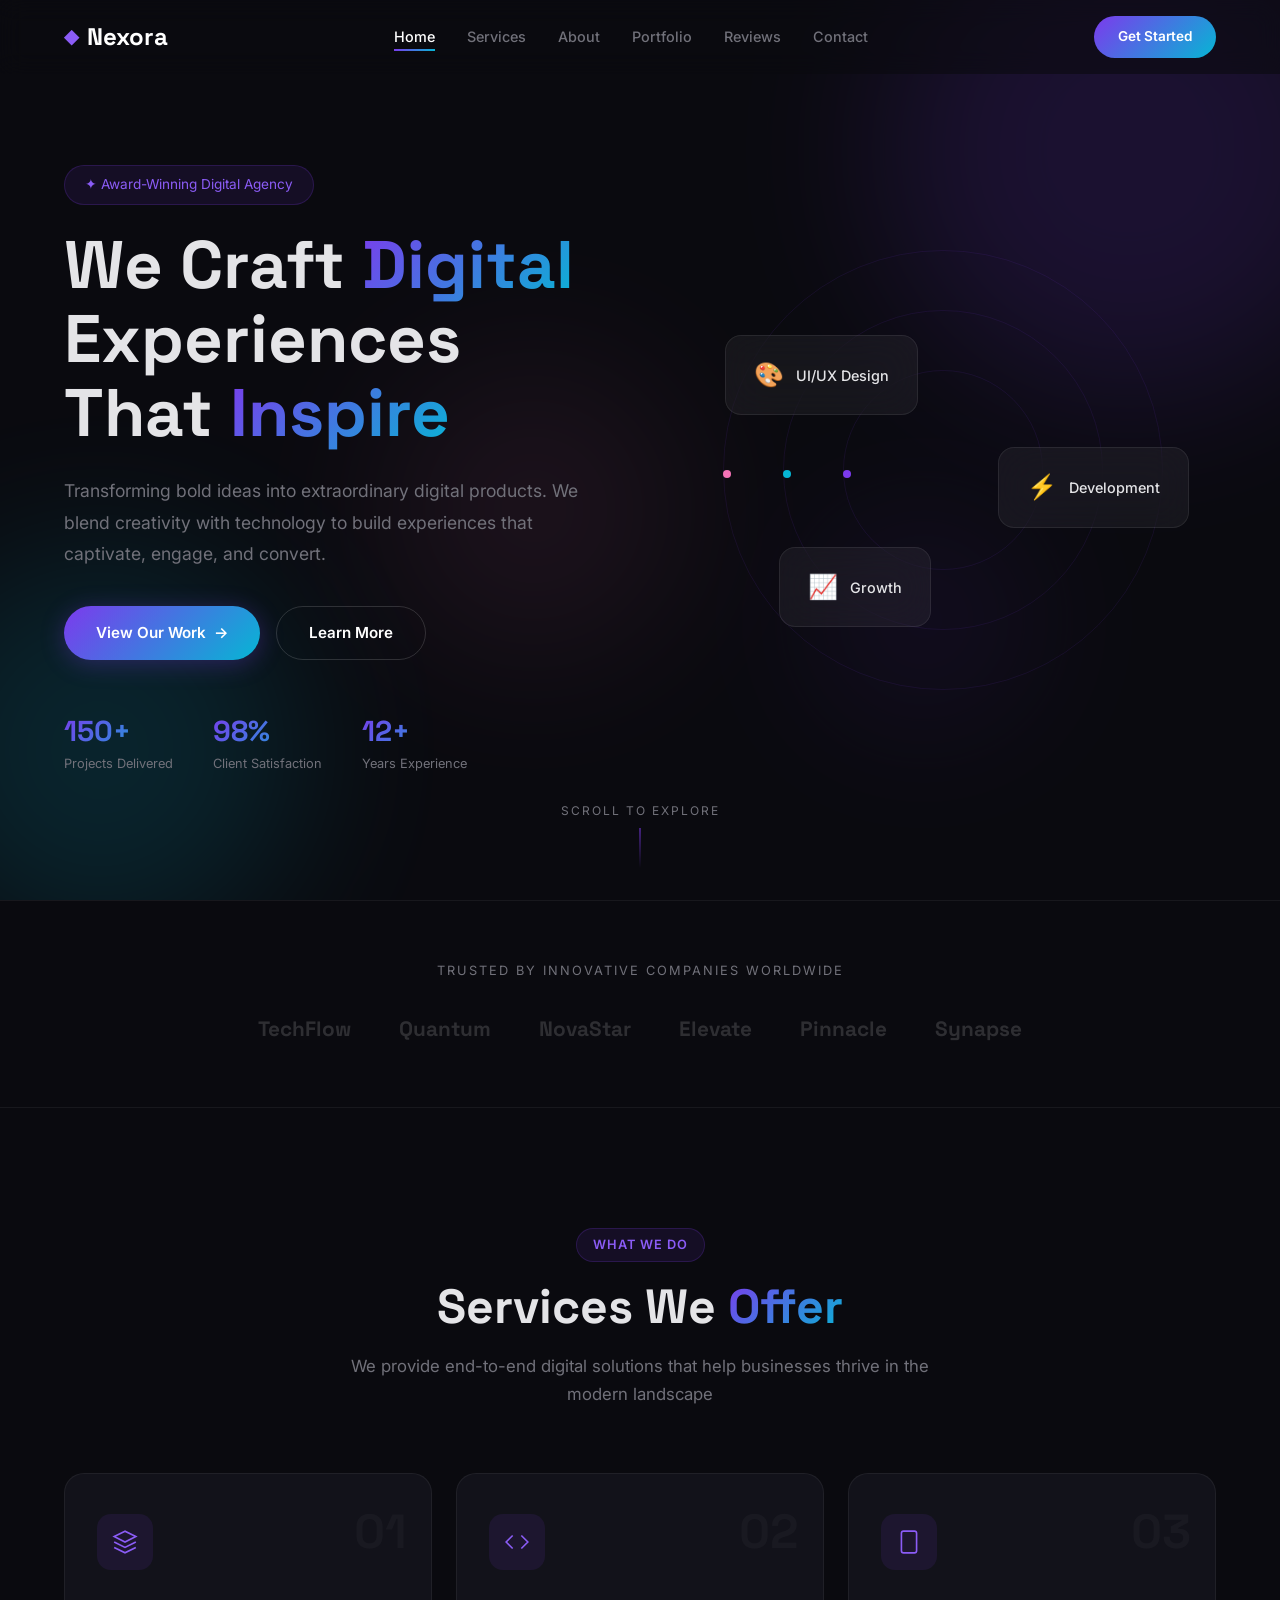
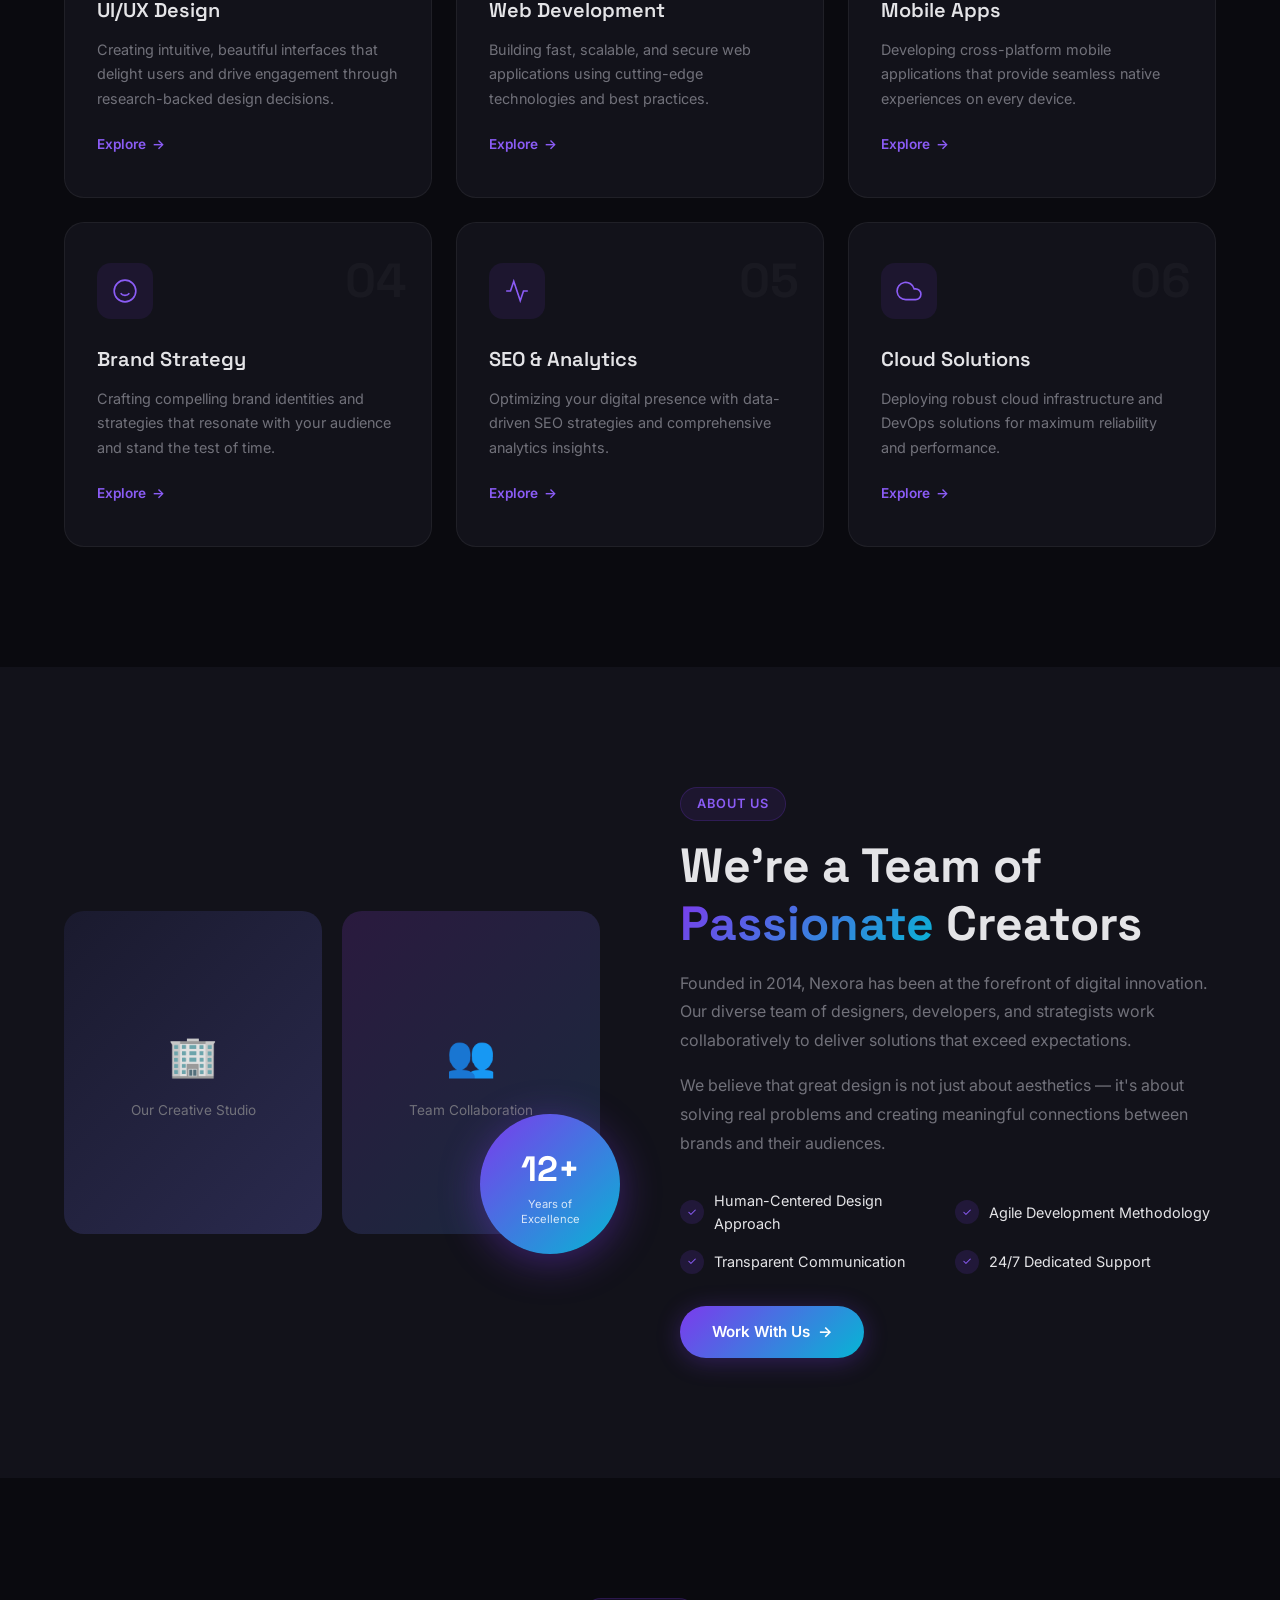
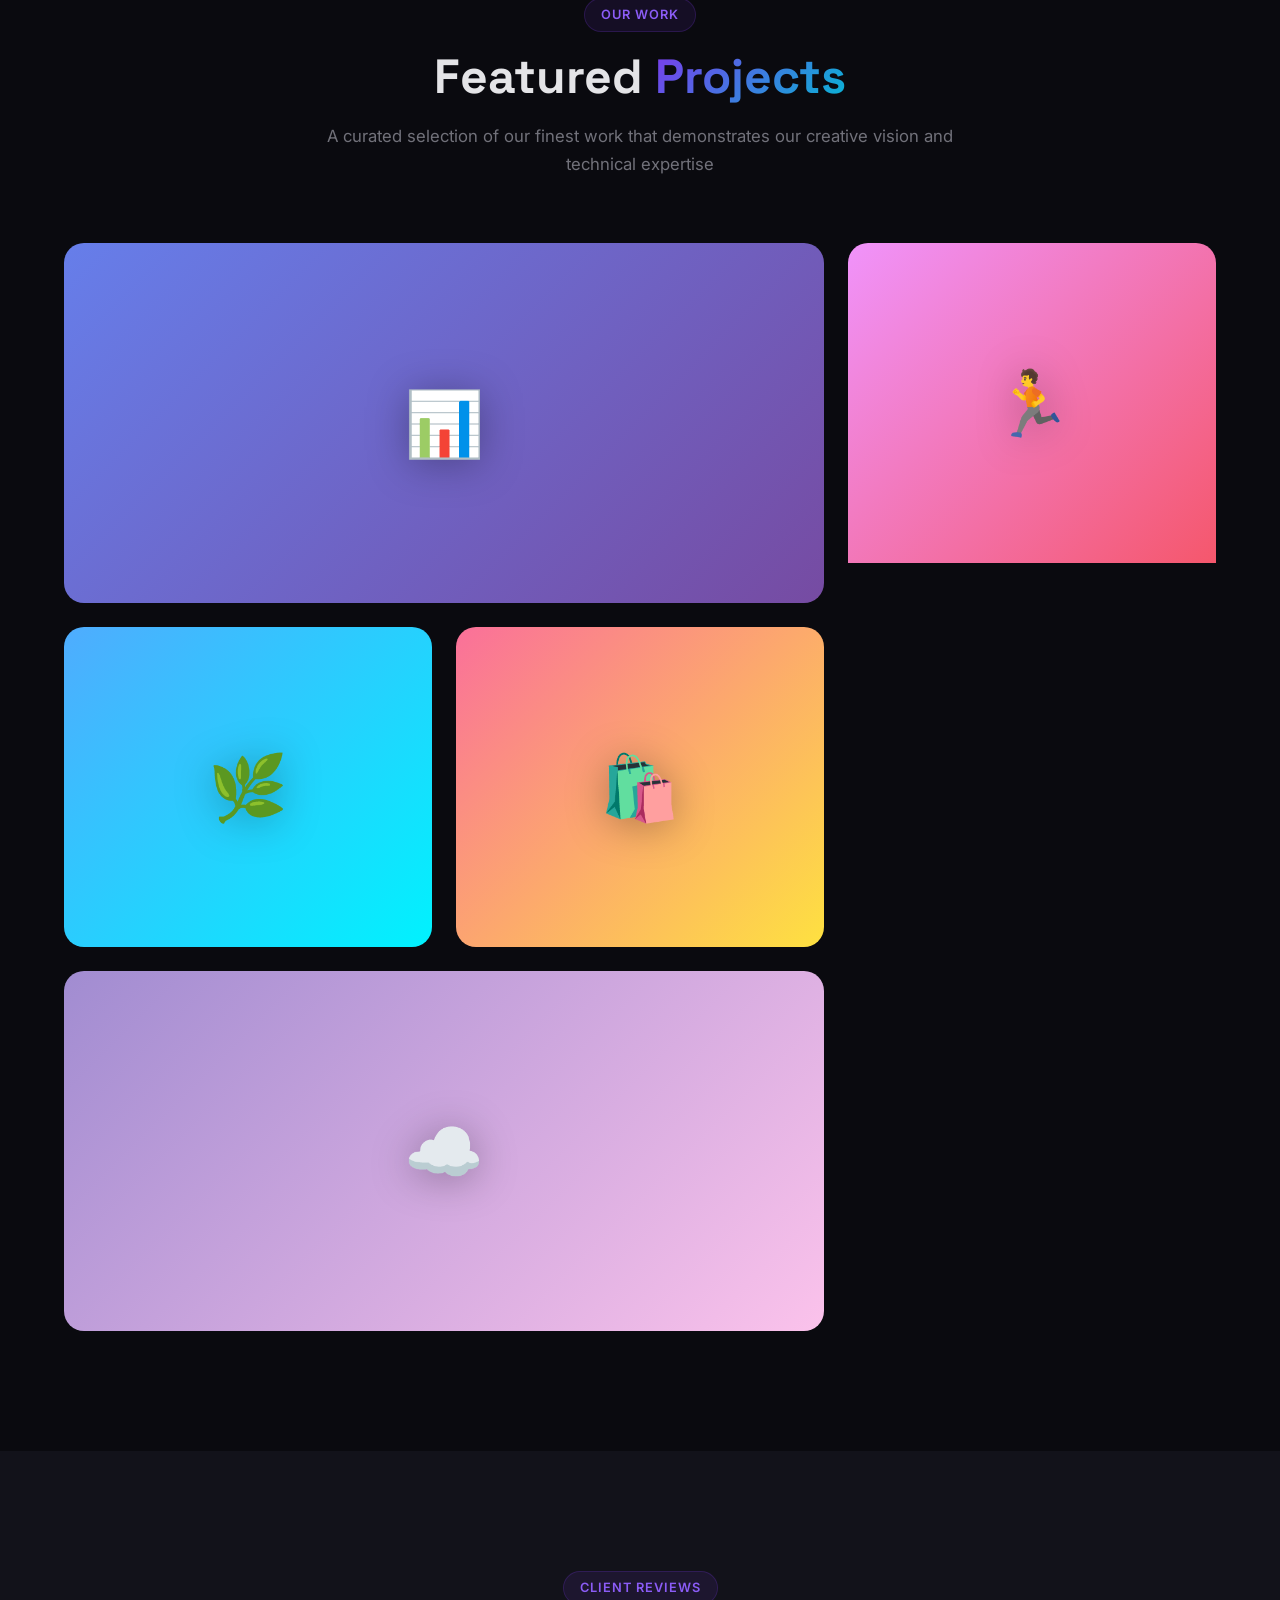
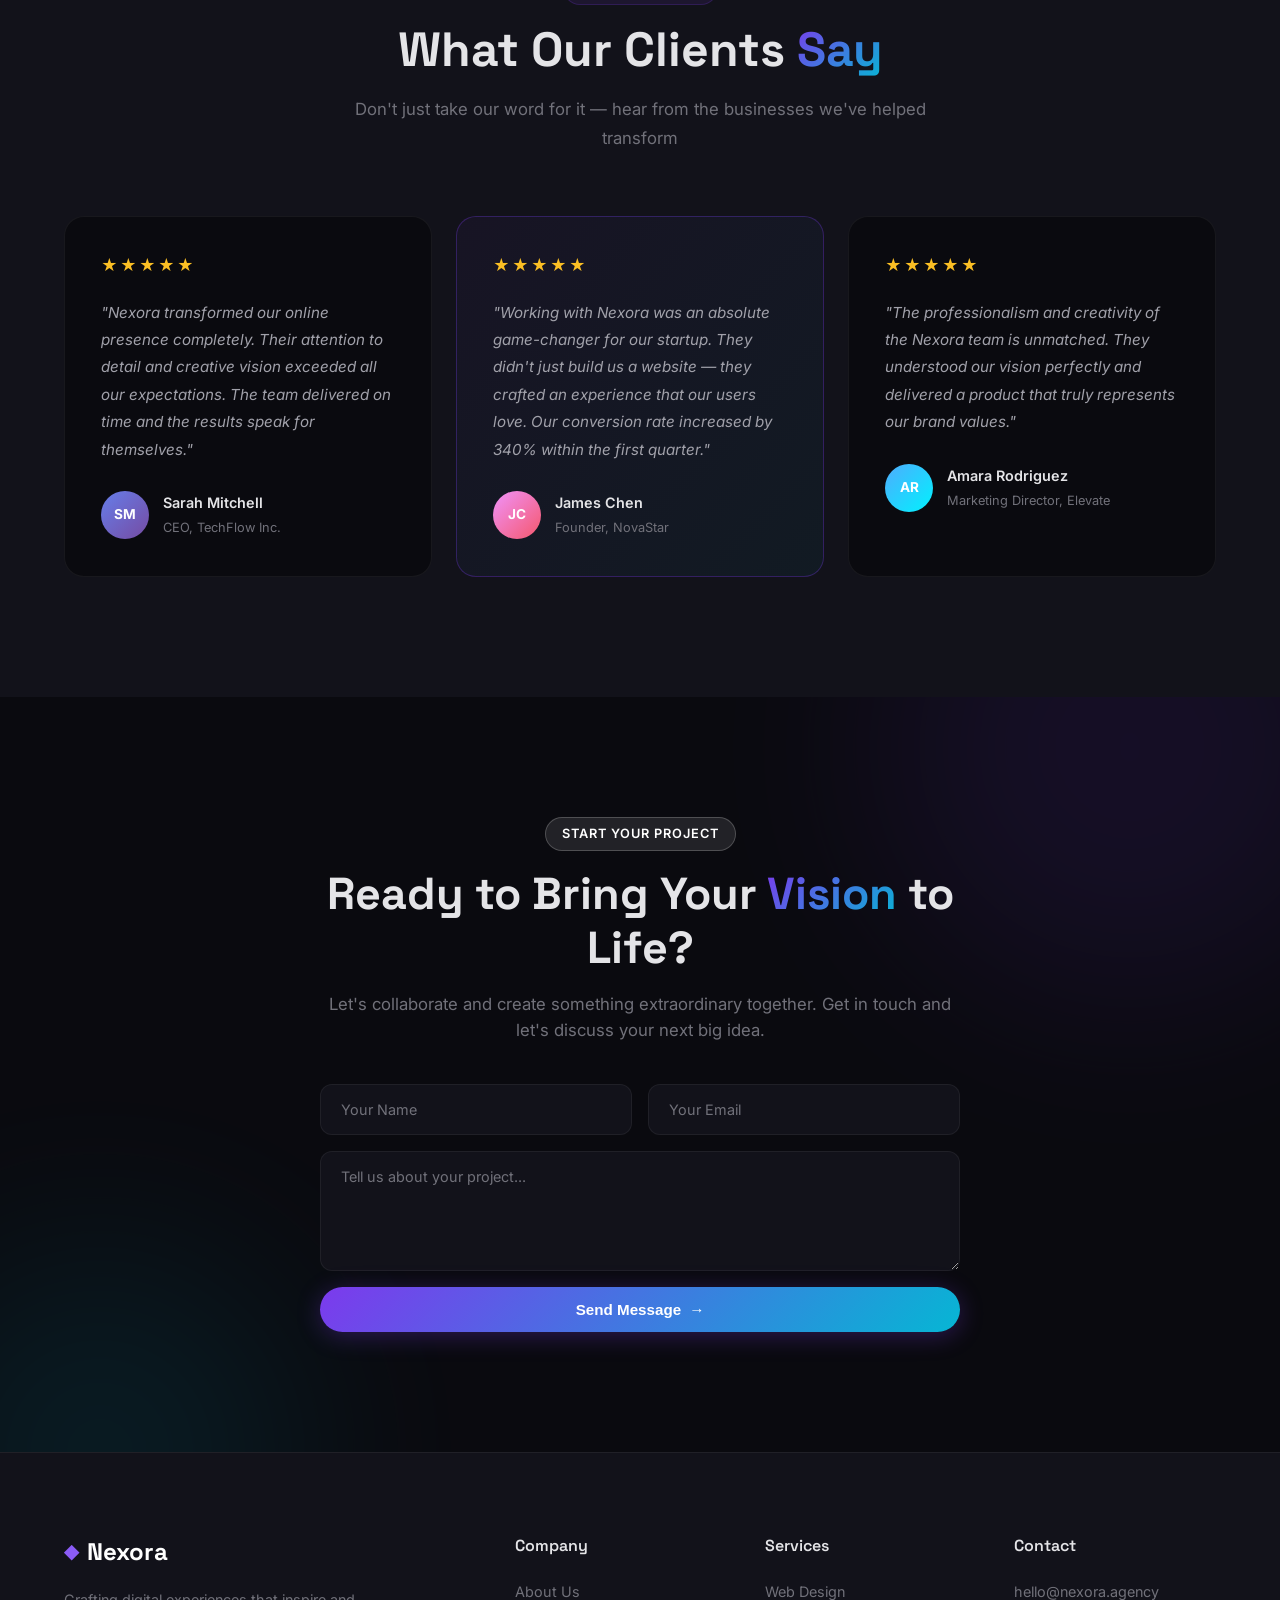
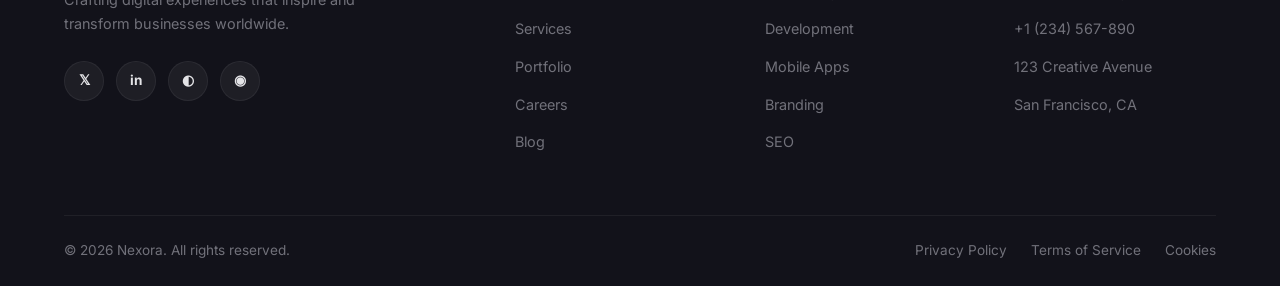
<file: level 1  task 2/index.html>
<!DOCTYPE html>
<html lang="en">
<head>
    <meta charset="UTF-8">
    <meta name="viewport" content="width=device-width, initial-scale=1.0">
    <meta name="description" content="Nexora - A premium digital agency crafting stunning digital experiences through innovative design and cutting-edge technology.">
    <title>Nexora | Digital Agency - Crafting Digital Excellence</title>
    <link rel="preconnect" href="https://fonts.googleapis.com">
    <link rel="preconnect" href="https://fonts.gstatic.com" crossorigin>
    <link href="https://fonts.googleapis.com/css2?family=Inter:wght@300;400;500;600;700;800;900&family=Space+Grotesk:wght@400;500;600;700&display=swap" rel="stylesheet">
    <link rel="stylesheet" href="style.css">
</head>
<body>

    <!-- ===== HEADER / NAVIGATION ===== -->
    <header class="header" id="header">
        <nav class="nav container">
            <a href="#" class="nav__logo">
                <span class="logo-icon">◆</span> Nexora
            </a>
            <ul class="nav__menu" id="nav-menu">
                <li><a href="#home" class="nav__link active">Home</a></li>
                <li><a href="#services" class="nav__link">Services</a></li>
                <li><a href="#about" class="nav__link">About</a></li>
                <li><a href="#portfolio" class="nav__link">Portfolio</a></li>
                <li><a href="#testimonials" class="nav__link">Reviews</a></li>
                <li><a href="#contact" class="nav__link">Contact</a></li>
            </ul>
            <a href="#contact" class="nav__cta">Get Started</a>
            <button class="nav__toggle" id="nav-toggle" aria-label="Toggle navigation">
                <span></span>
                <span></span>
                <span></span>
            </button>
        </nav>
    </header>

    <!-- ===== HERO SECTION ===== -->
    <section class="hero" id="home">
        <div class="hero__bg-shapes">
            <div class="shape shape--1"></div>
            <div class="shape shape--2"></div>
            <div class="shape shape--3"></div>
            <div class="shape shape--4"></div>
        </div>
        <div class="hero__content container">
            <div class="hero__text">
                <span class="hero__badge">✦ Award-Winning Digital Agency</span>
                <h1 class="hero__title">
                    We Craft <span class="gradient-text">Digital</span><br>
                    Experiences That <span class="gradient-text">Inspire</span>
                </h1>
                <p class="hero__description">
                    Transforming bold ideas into extraordinary digital products. We blend creativity 
                    with technology to build experiences that captivate, engage, and convert.
                </p>
                <div class="hero__actions">
                    <a href="#portfolio" class="btn btn--primary">
                        View Our Work
                        <span class="btn__arrow">→</span>
                    </a>
                    <a href="#about" class="btn btn--outline">Learn More</a>
                </div>
                <div class="hero__stats">
                    <div class="stat">
                        <span class="stat__number">150+</span>
                        <span class="stat__label">Projects Delivered</span>
                    </div>
                    <div class="stat">
                        <span class="stat__number">98%</span>
                        <span class="stat__label">Client Satisfaction</span>
                    </div>
                    <div class="stat">
                        <span class="stat__number">12+</span>
                        <span class="stat__label">Years Experience</span>
                    </div>
                </div>
            </div>
            <div class="hero__visual">
                <div class="hero__card hero__card--1">
                    <div class="card-glow"></div>
                    <div class="card-icon">🎨</div>
                    <span>UI/UX Design</span>
                </div>
                <div class="hero__card hero__card--2">
                    <div class="card-glow"></div>
                    <div class="card-icon">⚡</div>
                    <span>Development</span>
                </div>
                <div class="hero__card hero__card--3">
                    <div class="card-glow"></div>
                    <div class="card-icon">📈</div>
                    <span>Growth</span>
                </div>
                <div class="hero__orbit">
                    <div class="orbit-ring orbit-ring--1"></div>
                    <div class="orbit-ring orbit-ring--2"></div>
                    <div class="orbit-ring orbit-ring--3"></div>
                    <div class="orbit-dot orbit-dot--1"></div>
                    <div class="orbit-dot orbit-dot--2"></div>
                    <div class="orbit-dot orbit-dot--3"></div>
                </div>
            </div>
        </div>
        <div class="hero__scroll">
            <span>Scroll to explore</span>
            <div class="scroll-line"></div>
        </div>
    </section>

    <!-- ===== TRUSTED BY SECTION ===== -->
    <section class="trusted">
        <div class="container">
            <p class="trusted__label">Trusted by innovative companies worldwide</p>
            <div class="trusted__logos">
                <div class="trusted__logo">TechFlow</div>
                <div class="trusted__logo">Quantum</div>
                <div class="trusted__logo">NovaStar</div>
                <div class="trusted__logo">Elevate</div>
                <div class="trusted__logo">Pinnacle</div>
                <div class="trusted__logo">Synapse</div>
            </div>
        </div>
    </section>

    <!-- ===== SERVICES SECTION ===== -->
    <section class="services" id="services">
        <div class="container">
            <div class="section-header">
                <span class="section-tag">What We Do</span>
                <h2 class="section-title">Services We <span class="gradient-text">Offer</span></h2>
                <p class="section-subtitle">
                    We provide end-to-end digital solutions that help businesses thrive in the modern landscape
                </p>
            </div>
            <div class="services__grid">
                <div class="service-card" id="service-design">
                    <div class="service-card__icon">
                        <svg viewBox="0 0 24 24" fill="none" stroke="currentColor" stroke-width="1.5">
                            <path d="M12 2L2 7l10 5 10-5-10-5zM2 17l10 5 10-5M2 12l10 5 10-5"/>
                        </svg>
                    </div>
                    <h3 class="service-card__title">UI/UX Design</h3>
                    <p class="service-card__text">
                        Creating intuitive, beautiful interfaces that delight users and drive engagement through research-backed design decisions.
                    </p>
                    <a href="#" class="service-card__link">
                        Explore <span>→</span>
                    </a>
                    <div class="service-card__number">01</div>
                </div>
                <div class="service-card" id="service-web">
                    <div class="service-card__icon">
                        <svg viewBox="0 0 24 24" fill="none" stroke="currentColor" stroke-width="1.5">
                            <path d="M16 18l6-6-6-6M8 6l-6 6 6 6"/>
                        </svg>
                    </div>
                    <h3 class="service-card__title">Web Development</h3>
                    <p class="service-card__text">
                        Building fast, scalable, and secure web applications using cutting-edge technologies and best practices.
                    </p>
                    <a href="#" class="service-card__link">
                        Explore <span>→</span>
                    </a>
                    <div class="service-card__number">02</div>
                </div>
                <div class="service-card" id="service-mobile">
                    <div class="service-card__icon">
                        <svg viewBox="0 0 24 24" fill="none" stroke="currentColor" stroke-width="1.5">
                            <rect x="5" y="2" width="14" height="20" rx="2" ry="2"/>
                            <line x1="12" y1="18" x2="12" y2="18"/>
                        </svg>
                    </div>
                    <h3 class="service-card__title">Mobile Apps</h3>
                    <p class="service-card__text">
                        Developing cross-platform mobile applications that provide seamless native experiences on every device.
                    </p>
                    <a href="#" class="service-card__link">
                        Explore <span>→</span>
                    </a>
                    <div class="service-card__number">03</div>
                </div>
                <div class="service-card" id="service-brand">
                    <div class="service-card__icon">
                        <svg viewBox="0 0 24 24" fill="none" stroke="currentColor" stroke-width="1.5">
                            <circle cx="12" cy="12" r="10"/>
                            <path d="M8 14s1.5 2 4 2 4-2 4-2M9 9h.01M15 9h.01"/>
                        </svg>
                    </div>
                    <h3 class="service-card__title">Brand Strategy</h3>
                    <p class="service-card__text">
                        Crafting compelling brand identities and strategies that resonate with your audience and stand the test of time.
                    </p>
                    <a href="#" class="service-card__link">
                        Explore <span>→</span>
                    </a>
                    <div class="service-card__number">04</div>
                </div>
                <div class="service-card" id="service-seo">
                    <div class="service-card__icon">
                        <svg viewBox="0 0 24 24" fill="none" stroke="currentColor" stroke-width="1.5">
                            <polyline points="22 12 18 12 15 21 9 3 6 12 2 12"/>
                        </svg>
                    </div>
                    <h3 class="service-card__title">SEO & Analytics</h3>
                    <p class="service-card__text">
                        Optimizing your digital presence with data-driven SEO strategies and comprehensive analytics insights.
                    </p>
                    <a href="#" class="service-card__link">
                        Explore <span>→</span>
                    </a>
                    <div class="service-card__number">05</div>
                </div>
                <div class="service-card" id="service-cloud">
                    <div class="service-card__icon">
                        <svg viewBox="0 0 24 24" fill="none" stroke="currentColor" stroke-width="1.5">
                            <path d="M18 10h-1.26A8 8 0 109 20h9a5 5 0 000-10z"/>
                        </svg>
                    </div>
                    <h3 class="service-card__title">Cloud Solutions</h3>
                    <p class="service-card__text">
                        Deploying robust cloud infrastructure and DevOps solutions for maximum reliability and performance.
                    </p>
                    <a href="#" class="service-card__link">
                        Explore <span>→</span>
                    </a>
                    <div class="service-card__number">06</div>
                </div>
            </div>
        </div>
    </section>

    <!-- ===== ABOUT SECTION ===== -->
    <section class="about" id="about">
        <div class="container">
            <div class="about__grid">
                <div class="about__visual">
                    <div class="about__image-wrapper">
                        <div class="about__image-card about__image-card--1">
                            <div class="image-placeholder">
                                <span class="placeholder-icon">🏢</span>
                                <span>Our Creative Studio</span>
                            </div>
                        </div>
                        <div class="about__image-card about__image-card--2">
                            <div class="image-placeholder image-placeholder--alt">
                                <span class="placeholder-icon">👥</span>
                                <span>Team Collaboration</span>
                            </div>
                        </div>
                    </div>
                    <div class="about__experience-badge">
                        <span class="experience-number">12+</span>
                        <span class="experience-text">Years of<br>Excellence</span>
                    </div>
                </div>
                <div class="about__content">
                    <span class="section-tag">About Us</span>
                    <h2 class="section-title">We're a Team of <span class="gradient-text">Passionate</span> Creators</h2>
                    <p class="about__text">
                        Founded in 2014, Nexora has been at the forefront of digital innovation. Our diverse team 
                        of designers, developers, and strategists work collaboratively to deliver solutions that 
                        exceed expectations.
                    </p>
                    <p class="about__text">
                        We believe that great design is not just about aesthetics — it's about solving real problems 
                        and creating meaningful connections between brands and their audiences.
                    </p>
                    <div class="about__features">
                        <div class="about__feature">
                            <div class="feature-check">✓</div>
                            <span>Human-Centered Design Approach</span>
                        </div>
                        <div class="about__feature">
                            <div class="feature-check">✓</div>
                            <span>Agile Development Methodology</span>
                        </div>
                        <div class="about__feature">
                            <div class="feature-check">✓</div>
                            <span>Transparent Communication</span>
                        </div>
                        <div class="about__feature">
                            <div class="feature-check">✓</div>
                            <span>24/7 Dedicated Support</span>
                        </div>
                    </div>
                    <a href="#contact" class="btn btn--primary">
                        Work With Us <span class="btn__arrow">→</span>
                    </a>
                </div>
            </div>
        </div>
    </section>

    <!-- ===== PORTFOLIO SECTION ===== -->
    <section class="portfolio" id="portfolio">
        <div class="container">
            <div class="section-header">
                <span class="section-tag">Our Work</span>
                <h2 class="section-title">Featured <span class="gradient-text">Projects</span></h2>
                <p class="section-subtitle">
                    A curated selection of our finest work that demonstrates our creative vision and technical expertise
                </p>
            </div>
            <div class="portfolio__grid">
                <div class="portfolio__item portfolio__item--large" id="project-1">
                    <div class="portfolio__image" style="background: linear-gradient(135deg, #667eea 0%, #764ba2 100%);">
                        <div class="portfolio__overlay">
                            <div class="portfolio__info">
                                <span class="portfolio__category">Web Application</span>
                                <h3 class="portfolio__name">FinTrack Dashboard</h3>
                                <p>A comprehensive financial analytics platform with real-time data visualization</p>
                                <a href="#" class="portfolio__link">View Project →</a>
                            </div>
                        </div>
                        <div class="portfolio__preview">
                            <span class="preview-icon">📊</span>
                        </div>
                    </div>
                </div>
                <div class="portfolio__item" id="project-2">
                    <div class="portfolio__image" style="background: linear-gradient(135deg, #f093fb 0%, #f5576c 100%);">
                        <div class="portfolio__overlay">
                            <div class="portfolio__info">
                                <span class="portfolio__category">Mobile App</span>
                                <h3 class="portfolio__name">Wellness Hub</h3>
                                <p>Health & fitness tracking companion</p>
                                <a href="#" class="portfolio__link">View Project →</a>
                            </div>
                        </div>
                        <div class="portfolio__preview">
                            <span class="preview-icon">🏃</span>
                        </div>
                    </div>
                </div>
                <div class="portfolio__item" id="project-3">
                    <div class="portfolio__image" style="background: linear-gradient(135deg, #4facfe 0%, #00f2fe 100%);">
                        <div class="portfolio__overlay">
                            <div class="portfolio__info">
                                <span class="portfolio__category">Brand Identity</span>
                                <h3 class="portfolio__name">EcoVerse</h3>
                                <p>Sustainable brand & packaging design</p>
                                <a href="#" class="portfolio__link">View Project →</a>
                            </div>
                        </div>
                        <div class="portfolio__preview">
                            <span class="preview-icon">🌿</span>
                        </div>
                    </div>
                </div>
                <div class="portfolio__item" id="project-4">
                    <div class="portfolio__image" style="background: linear-gradient(135deg, #fa709a 0%, #fee140 100%);">
                        <div class="portfolio__overlay">
                            <div class="portfolio__info">
                                <span class="portfolio__category">E-Commerce</span>
                                <h3 class="portfolio__name">LuxMarket</h3>
                                <p>Premium shopping experience platform</p>
                                <a href="#" class="portfolio__link">View Project →</a>
                            </div>
                        </div>
                        <div class="portfolio__preview">
                            <span class="preview-icon">🛍️</span>
                        </div>
                    </div>
                </div>
                <div class="portfolio__item portfolio__item--large" id="project-5">
                    <div class="portfolio__image" style="background: linear-gradient(135deg, #a18cd1 0%, #fbc2eb 100%);">
                        <div class="portfolio__overlay">
                            <div class="portfolio__info">
                                <span class="portfolio__category">SaaS Platform</span>
                                <h3 class="portfolio__name">CloudSync Pro</h3>
                                <p>Enterprise-grade cloud collaboration and project management suite</p>
                                <a href="#" class="portfolio__link">View Project →</a>
                            </div>
                        </div>
                        <div class="portfolio__preview">
                            <span class="preview-icon">☁️</span>
                        </div>
                    </div>
                </div>
            </div>
        </div>
    </section>

    <!-- ===== TESTIMONIALS SECTION ===== -->
    <section class="testimonials" id="testimonials">
        <div class="container">
            <div class="section-header">
                <span class="section-tag">Client Reviews</span>
                <h2 class="section-title">What Our Clients <span class="gradient-text">Say</span></h2>
                <p class="section-subtitle">
                    Don't just take our word for it — hear from the businesses we've helped transform
                </p>
            </div>
            <div class="testimonials__grid">
                <div class="testimonial-card" id="testimonial-1">
                    <div class="testimonial-card__stars">★★★★★</div>
                    <p class="testimonial-card__text">
                        "Nexora transformed our online presence completely. Their attention to detail and 
                        creative vision exceeded all our expectations. The team delivered on time and the 
                        results speak for themselves."
                    </p>
                    <div class="testimonial-card__author">
                        <div class="author-avatar" style="background: linear-gradient(135deg, #667eea, #764ba2);">
                            <span>SM</span>
                        </div>
                        <div class="author-info">
                            <span class="author-name">Sarah Mitchell</span>
                            <span class="author-role">CEO, TechFlow Inc.</span>
                        </div>
                    </div>
                </div>
                <div class="testimonial-card testimonial-card--featured" id="testimonial-2">
                    <div class="testimonial-card__stars">★★★★★</div>
                    <p class="testimonial-card__text">
                        "Working with Nexora was an absolute game-changer for our startup. They didn't just 
                        build us a website — they crafted an experience that our users love. Our conversion 
                        rate increased by 340% within the first quarter."
                    </p>
                    <div class="testimonial-card__author">
                        <div class="author-avatar" style="background: linear-gradient(135deg, #f093fb, #f5576c);">
                            <span>JC</span>
                        </div>
                        <div class="author-info">
                            <span class="author-name">James Chen</span>
                            <span class="author-role">Founder, NovaStar</span>
                        </div>
                    </div>
                </div>
                <div class="testimonial-card" id="testimonial-3">
                    <div class="testimonial-card__stars">★★★★★</div>
                    <p class="testimonial-card__text">
                        "The professionalism and creativity of the Nexora team is unmatched. They understood our 
                        vision perfectly and delivered a product that truly represents our brand values."
                    </p>
                    <div class="testimonial-card__author">
                        <div class="author-avatar" style="background: linear-gradient(135deg, #4facfe, #00f2fe);">
                            <span>AR</span>
                        </div>
                        <div class="author-info">
                            <span class="author-name">Amara Rodriguez</span>
                            <span class="author-role">Marketing Director, Elevate</span>
                        </div>
                    </div>
                </div>
            </div>
        </div>
    </section>

    <!-- ===== CTA SECTION ===== -->
    <section class="cta" id="contact">
        <div class="cta__bg-shapes">
            <div class="cta-shape cta-shape--1"></div>
            <div class="cta-shape cta-shape--2"></div>
        </div>
        <div class="container">
            <div class="cta__content">
                <span class="section-tag section-tag--light">Start Your Project</span>
                <h2 class="cta__title">
                    Ready to Bring Your <span class="gradient-text">Vision</span> to Life?
                </h2>
                <p class="cta__text">
                    Let's collaborate and create something extraordinary together. 
                    Get in touch and let's discuss your next big idea.
                </p>
                <form class="cta__form" id="contact-form">
                    <div class="form-row">
                        <input type="text" class="form-input" id="name-input" placeholder="Your Name" required>
                        <input type="email" class="form-input" id="email-input" placeholder="Your Email" required>
                    </div>
                    <textarea class="form-input form-textarea" id="message-input" placeholder="Tell us about your project..." rows="4"></textarea>
                    <button type="submit" class="btn btn--primary btn--full" id="submit-btn">
                        Send Message <span class="btn__arrow">→</span>
                    </button>
                </form>
            </div>
        </div>
    </section>

    <!-- ===== FOOTER ===== -->
    <footer class="footer">
        <div class="container">
            <div class="footer__grid">
                <div class="footer__brand">
                    <a href="#" class="footer__logo">
                        <span class="logo-icon">◆</span> Nexora
                    </a>
                    <p class="footer__tagline">
                        Crafting digital experiences that inspire and transform businesses worldwide.
                    </p>
                    <div class="footer__social">
                        <a href="#" class="social-link" id="social-twitter" aria-label="Twitter">𝕏</a>
                        <a href="#" class="social-link" id="social-linkedin" aria-label="LinkedIn">in</a>
                        <a href="#" class="social-link" id="social-github" aria-label="GitHub">◐</a>
                        <a href="#" class="social-link" id="social-dribbble" aria-label="Dribbble">◉</a>
                    </div>
                </div>
                <div class="footer__links">
                    <h4 class="footer__heading">Company</h4>
                    <ul>
                        <li><a href="#about">About Us</a></li>
                        <li><a href="#services">Services</a></li>
                        <li><a href="#portfolio">Portfolio</a></li>
                        <li><a href="#">Careers</a></li>
                        <li><a href="#">Blog</a></li>
                    </ul>
                </div>
                <div class="footer__links">
                    <h4 class="footer__heading">Services</h4>
                    <ul>
                        <li><a href="#">Web Design</a></li>
                        <li><a href="#">Development</a></li>
                        <li><a href="#">Mobile Apps</a></li>
                        <li><a href="#">Branding</a></li>
                        <li><a href="#">SEO</a></li>
                    </ul>
                </div>
                <div class="footer__links">
                    <h4 class="footer__heading">Contact</h4>
                    <ul>
                        <li><a href="mailto:hello@nexora.agency">hello@nexora.agency</a></li>
                        <li><a href="tel:+1234567890">+1 (234) 567-890</a></li>
                        <li><a href="#">123 Creative Avenue</a></li>
                        <li><a href="#">San Francisco, CA</a></li>
                    </ul>
                </div>
            </div>
            <div class="footer__bottom">
                <p>&copy; 2026 Nexora. All rights reserved.</p>
                <div class="footer__bottom-links">
                    <a href="#">Privacy Policy</a>
                    <a href="#">Terms of Service</a>
                    <a href="#">Cookies</a>
                </div>
            </div>
        </div>
    </footer>

    <!-- ===== BACK TO TOP ===== -->
    <a href="#home" class="back-to-top" id="back-to-top" aria-label="Back to top">↑</a>

    <script src="script.js"></script>
</body>
</html>
</file>
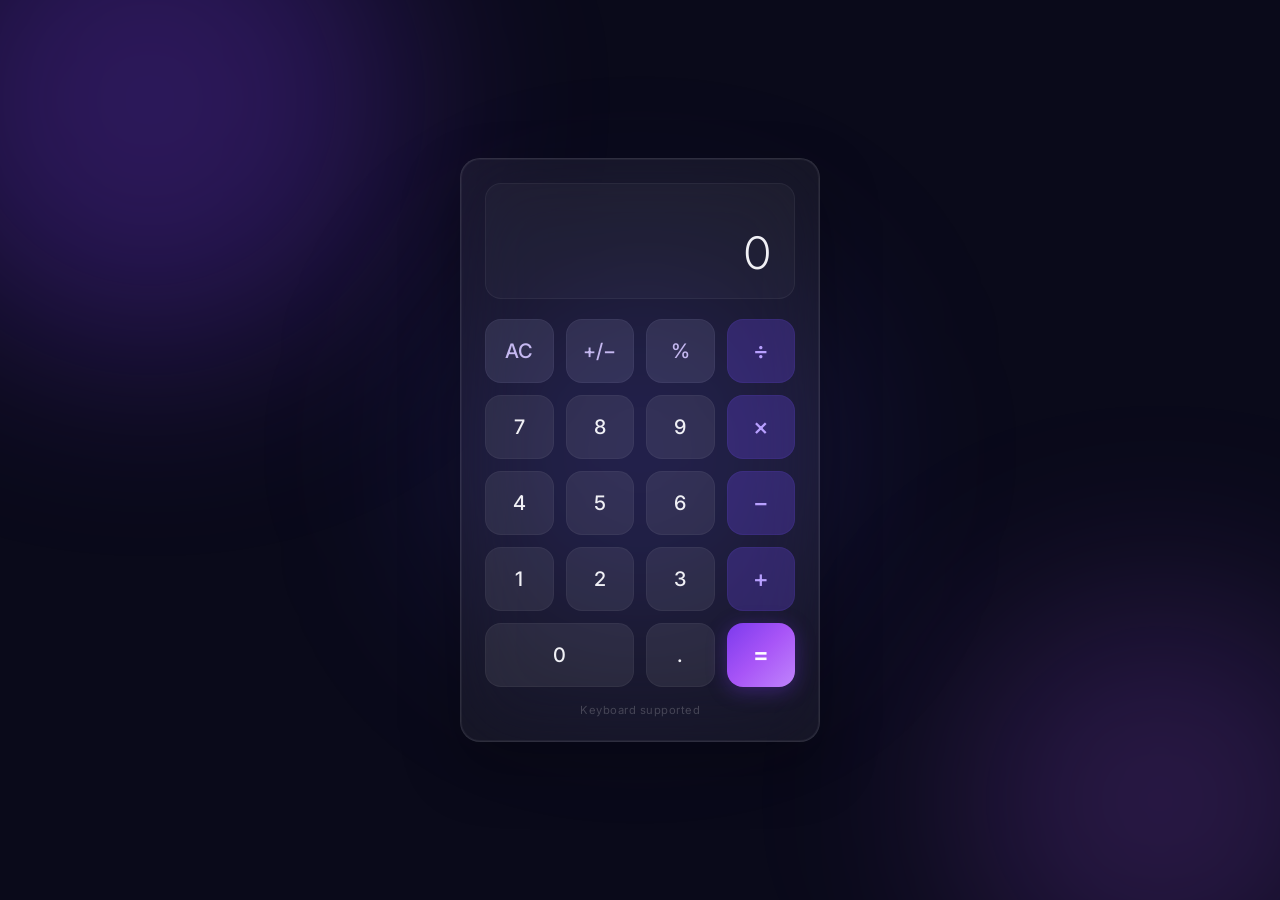
<file: level 1 task 3/index.html>
<!DOCTYPE html>
<html lang="en">
<head>
  <meta charset="UTF-8">
  <meta name="viewport" content="width=device-width, initial-scale=1.0">
  <meta name="description" content="A sleek, modern calculator with glassmorphism design — supports addition, subtraction, multiplication, and division.">
  <title>Premium Calculator</title>
  <link rel="preconnect" href="https://fonts.googleapis.com">
  <link rel="preconnect" href="https://fonts.gstatic.com" crossorigin>
  <link href="https://fonts.googleapis.com/css2?family=Inter:wght@300;400;500;600;700&display=swap" rel="stylesheet">
  <link rel="stylesheet" href="style.css">
</head>
<body>
  <!-- Animated background orbs -->
  <div class="bg-orb bg-orb-1"></div>
  <div class="bg-orb bg-orb-2"></div>
  <div class="bg-orb bg-orb-3"></div>

  <div class="calculator" id="calculator">
    <!-- Display -->
    <div class="display" id="display">
      <div class="display-expression" id="display-expression"></div>
      <div class="display-current" id="display-current">0</div>
    </div>

    <!-- Button Grid -->
    <div class="buttons">
      <button class="btn btn-function" id="btn-clear" data-action="clear">AC</button>
      <button class="btn btn-function" id="btn-sign" data-action="sign">+/−</button>
      <button class="btn btn-function" id="btn-percent" data-action="percent">%</button>
      <button class="btn btn-operator" id="btn-divide" data-action="divide">÷</button>

      <button class="btn btn-number" id="btn-7" data-number="7">7</button>
      <button class="btn btn-number" id="btn-8" data-number="8">8</button>
      <button class="btn btn-number" id="btn-9" data-number="9">9</button>
      <button class="btn btn-operator" id="btn-multiply" data-action="multiply">×</button>

      <button class="btn btn-number" id="btn-4" data-number="4">4</button>
      <button class="btn btn-number" id="btn-5" data-number="5">5</button>
      <button class="btn btn-number" id="btn-6" data-number="6">6</button>
      <button class="btn btn-operator" id="btn-subtract" data-action="subtract">−</button>

      <button class="btn btn-number" id="btn-1" data-number="1">1</button>
      <button class="btn btn-number" id="btn-2" data-number="2">2</button>
      <button class="btn btn-number" id="btn-3" data-number="3">3</button>
      <button class="btn btn-operator" id="btn-add" data-action="add">+</button>

      <button class="btn btn-number btn-zero" id="btn-0" data-number="0">0</button>
      <button class="btn btn-number" id="btn-decimal" data-number=".">.</button>
      <button class="btn btn-equals" id="btn-equals" data-action="equals">=</button>
    </div>
  </div>

  <script src="script.js"></script>
</body>
</html>
</file>
<file: level 1  task 2/style.css>
/* ===== CSS RESET & VARIABLES ===== */
*,*::before,*::after{margin:0;padding:0;box-sizing:border-box}
:root{
  --bg:#0a0a0f;--bg-card:#12121a;--bg-card-hover:#1a1a2e;
  --text:#e4e4e7;--text-muted:#71717a;--text-light:#a1a1aa;
  --accent:#7c3aed;--accent-hover:#8b5cf6;
  --gradient:linear-gradient(135deg,#7c3aed,#06b6d4);
  --gradient-2:linear-gradient(135deg,#f472b6,#7c3aed);
  --border:rgba(255,255,255,0.06);
  --radius:12px;--radius-lg:20px;
  --font:'Inter',sans-serif;--font-display:'Space Grotesk',sans-serif;
  --container:1200px;
}
html{scroll-behavior:smooth;scroll-padding-top:80px}
body{font-family:var(--font);background:var(--bg);color:var(--text);line-height:1.6;overflow-x:hidden}
a{text-decoration:none;color:inherit;transition:.3s}
ul{list-style:none}
img{max-width:100%;display:block}
.container{max-width:var(--container);margin:0 auto;padding:0 24px}
.gradient-text{background:var(--gradient);-webkit-background-clip:text;-webkit-text-fill-color:transparent;background-clip:text}

/* ===== BUTTONS ===== */
.btn{display:inline-flex;align-items:center;gap:8px;padding:14px 32px;border-radius:50px;font-weight:600;font-size:.95rem;transition:.3s;cursor:pointer;border:none}
.btn--primary{background:var(--gradient);color:#fff;box-shadow:0 4px 24px rgba(124,58,237,.3)}
.btn--primary:hover{transform:translateY(-2px);box-shadow:0 8px 32px rgba(124,58,237,.5)}
.btn--outline{border:1.5px solid rgba(255,255,255,.15);color:#fff;background:transparent}
.btn--outline:hover{border-color:var(--accent);color:var(--accent)}
.btn--full{width:100%;justify-content:center}
.btn__arrow{transition:.3s}.btn:hover .btn__arrow{transform:translateX(4px)}

/* ===== SECTION COMMON ===== */
.section-tag{display:inline-block;padding:6px 16px;background:rgba(124,58,237,.1);border:1px solid rgba(124,58,237,.2);border-radius:50px;font-size:.8rem;font-weight:600;color:var(--accent-hover);letter-spacing:1px;text-transform:uppercase;margin-bottom:16px}
.section-tag--light{background:rgba(255,255,255,.1);border-color:rgba(255,255,255,.2);color:#fff}
.section-header{text-align:center;max-width:640px;margin:0 auto 64px}
.section-title{font-family:var(--font-display);font-size:clamp(2rem,5vw,3rem);font-weight:700;line-height:1.2;margin-bottom:16px}
.section-subtitle{color:var(--text-muted);font-size:1.05rem;line-height:1.7}

/* ===== HEADER ===== */
.header{position:fixed;top:0;left:0;width:100%;z-index:1000;padding:16px 0;transition:.3s;backdrop-filter:blur(12px);background:rgba(10,10,15,.6)}
.header.scrolled{background:rgba(10,10,15,.95);box-shadow:0 1px 20px rgba(0,0,0,.3);padding:10px 0}
.nav{display:flex;align-items:center;justify-content:space-between}
.nav__logo{font-family:var(--font-display);font-size:1.5rem;font-weight:700;color:#fff;display:flex;align-items:center;gap:8px}
.logo-icon{color:var(--accent-hover);font-size:1.2rem}
.nav__menu{display:flex;gap:32px}
.nav__link{font-size:.9rem;font-weight:500;color:var(--text-muted);position:relative;padding:4px 0}
.nav__link::after{content:'';position:absolute;bottom:-2px;left:0;width:0;height:2px;background:var(--gradient);transition:.3s}
.nav__link:hover,.nav__link.active{color:#fff}
.nav__link:hover::after,.nav__link.active::after{width:100%}
.nav__cta{padding:10px 24px;background:var(--gradient);color:#fff;border-radius:50px;font-size:.85rem;font-weight:600}
.nav__cta:hover{transform:translateY(-1px);box-shadow:0 4px 20px rgba(124,58,237,.4)}
.nav__toggle{display:none;flex-direction:column;gap:5px;background:none;border:none;cursor:pointer;padding:4px}
.nav__toggle span{width:24px;height:2px;background:#fff;transition:.3s}

/* ===== HERO ===== */
.hero{min-height:100vh;display:flex;align-items:center;position:relative;padding:120px 0 80px;overflow:hidden}
.hero__bg-shapes{position:absolute;inset:0;pointer-events:none}
.shape{position:absolute;border-radius:50%;filter:blur(80px);opacity:.15}
.shape--1{width:500px;height:500px;background:#7c3aed;top:-100px;right:-100px}
.shape--2{width:400px;height:400px;background:#06b6d4;bottom:-50px;left:-100px}
.shape--3{width:300px;height:300px;background:#f472b6;top:40%;left:30%;opacity:.08}
.shape--4{width:200px;height:200px;background:#7c3aed;bottom:20%;right:20%;opacity:.1}
.hero__content{display:grid;grid-template-columns:1fr 1fr;align-items:center;gap:60px;position:relative;z-index:2}
.hero__badge{display:inline-flex;align-items:center;gap:8px;padding:8px 20px;background:rgba(124,58,237,.1);border:1px solid rgba(124,58,237,.2);border-radius:50px;font-size:.85rem;color:var(--accent-hover);margin-bottom:24px;animation:fadeInUp .8s ease}
.hero__title{font-family:var(--font-display);font-size:clamp(2.5rem,6vw,4.2rem);font-weight:800;line-height:1.1;margin-bottom:24px;animation:fadeInUp .8s ease .1s both}
.hero__description{color:var(--text-muted);font-size:1.1rem;line-height:1.8;max-width:520px;margin-bottom:36px;animation:fadeInUp .8s ease .2s both}
.hero__actions{display:flex;gap:16px;margin-bottom:48px;animation:fadeInUp .8s ease .3s both}
.hero__stats{display:flex;gap:40px;animation:fadeInUp .8s ease .4s both}
.stat{display:flex;flex-direction:column}
.stat__number{font-family:var(--font-display);font-size:1.8rem;font-weight:700;background:var(--gradient);-webkit-background-clip:text;-webkit-text-fill-color:transparent;background-clip:text}
.stat__label{font-size:.8rem;color:var(--text-muted)}

/* Hero Visual */
.hero__visual{position:relative;height:450px;animation:fadeIn 1s ease .5s both}
.hero__card{position:absolute;padding:20px 28px;background:rgba(255,255,255,.05);backdrop-filter:blur(20px);border:1px solid rgba(255,255,255,.08);border-radius:16px;display:flex;align-items:center;gap:12px;font-weight:500;font-size:.9rem;z-index:2;transition:.3s}
.hero__card:hover{transform:translateY(-4px);border-color:rgba(124,58,237,.3)}
.card-glow{position:absolute;inset:0;border-radius:16px;opacity:0;transition:.4s;background:var(--gradient);filter:blur(20px);z-index:-1}
.hero__card:hover .card-glow{opacity:.15}
.card-icon{font-size:1.5rem}
.hero__card--1{top:20%;left:10%;animation:float 6s ease-in-out infinite}
.hero__card--2{top:45%;right:5%;animation:float 6s ease-in-out infinite 1s}
.hero__card--3{bottom:15%;left:20%;animation:float 6s ease-in-out infinite 2s}
.hero__orbit{position:absolute;top:50%;left:50%;transform:translate(-50%,-50%)}
.orbit-ring{position:absolute;border:1px solid rgba(124,58,237,.1);border-radius:50%;top:50%;left:50%;transform:translate(-50%,-50%)}
.orbit-ring--1{width:200px;height:200px;animation:spin 20s linear infinite}
.orbit-ring--2{width:320px;height:320px;animation:spin 30s linear infinite reverse}
.orbit-ring--3{width:440px;height:440px;animation:spin 40s linear infinite}
.orbit-dot{position:absolute;width:8px;height:8px;border-radius:50%;background:var(--accent)}
.orbit-dot--1{top:50%;left:calc(50% - 100px);animation:spin 20s linear infinite;transform-origin:100px 0}
.orbit-dot--2{top:50%;left:calc(50% - 160px);animation:spin 30s linear infinite reverse;transform-origin:160px 0;background:#06b6d4}
.orbit-dot--3{top:50%;left:calc(50% - 220px);animation:spin 40s linear infinite;transform-origin:220px 0;background:#f472b6}
.hero__scroll{position:absolute;bottom:32px;left:50%;transform:translateX(-50%);display:flex;flex-direction:column;align-items:center;gap:8px;color:var(--text-muted);font-size:.75rem;letter-spacing:2px;text-transform:uppercase}
.scroll-line{width:1px;height:40px;background:linear-gradient(to bottom,var(--accent),transparent);animation:scrollPulse 2s ease-in-out infinite}

/* ===== TRUSTED ===== */
.trusted{padding:60px 0;border-top:1px solid var(--border);border-bottom:1px solid var(--border)}
.trusted__label{text-align:center;font-size:.8rem;color:var(--text-muted);text-transform:uppercase;letter-spacing:2px;margin-bottom:32px}
.trusted__logos{display:flex;justify-content:center;align-items:center;gap:48px;flex-wrap:wrap}
.trusted__logo{font-family:var(--font-display);font-size:1.3rem;font-weight:700;color:rgba(255,255,255,.15);transition:.3s;cursor:default}
.trusted__logo:hover{color:rgba(255,255,255,.4)}

/* ===== SERVICES ===== */
.services{padding:120px 0}
.services__grid{display:grid;grid-template-columns:repeat(3,1fr);gap:24px}
.service-card{position:relative;padding:40px 32px;background:var(--bg-card);border:1px solid var(--border);border-radius:var(--radius-lg);transition:.4s;overflow:hidden;cursor:default}
.service-card:hover{transform:translateY(-8px);border-color:rgba(124,58,237,.3);background:var(--bg-card-hover)}
.service-card__icon{width:56px;height:56px;display:flex;align-items:center;justify-content:center;background:rgba(124,58,237,.1);border-radius:14px;margin-bottom:24px;color:var(--accent-hover)}
.service-card__icon svg{width:26px;height:26px}
.service-card__title{font-family:var(--font-display);font-size:1.25rem;font-weight:600;margin-bottom:12px}
.service-card__text{color:var(--text-muted);font-size:.9rem;line-height:1.7;margin-bottom:20px}
.service-card__link{font-size:.85rem;font-weight:600;color:var(--accent-hover);display:inline-flex;align-items:center;gap:6px}
.service-card__link span{transition:.3s}
.service-card__link:hover span{transform:translateX(4px)}
.service-card__number{position:absolute;top:20px;right:24px;font-family:var(--font-display);font-size:3rem;font-weight:800;color:rgba(255,255,255,.03)}

/* ===== ABOUT ===== */
.about{padding:120px 0;background:var(--bg-card)}
.about__grid{display:grid;grid-template-columns:1fr 1fr;gap:80px;align-items:center}
.about__visual{position:relative}
.about__image-wrapper{display:grid;grid-template-columns:1fr 1fr;gap:20px}
.about__image-card{border-radius:var(--radius-lg);overflow:hidden;aspect-ratio:4/5}
.about__image-card--2{transform:translateY(40px)}
.image-placeholder{display:flex;flex-direction:column;align-items:center;justify-content:center;gap:12px;height:100%;background:linear-gradient(135deg,#1a1a2e,#2a2a4e);color:var(--text-muted);font-size:.85rem}
.image-placeholder--alt{background:linear-gradient(135deg,#2a1a3e,#1a2a3e)}
.placeholder-icon{font-size:2.5rem}
.about__experience-badge{position:absolute;bottom:-20px;right:-20px;width:140px;height:140px;background:var(--gradient);border-radius:50%;display:flex;flex-direction:column;align-items:center;justify-content:center;box-shadow:0 8px 40px rgba(124,58,237,.4)}
.experience-number{font-family:var(--font-display);font-size:2.2rem;font-weight:800;color:#fff}
.experience-text{font-size:.7rem;color:rgba(255,255,255,.8);text-align:center;line-height:1.3}
.about__text{color:var(--text-muted);line-height:1.8;margin-bottom:16px}
.about__features{display:grid;grid-template-columns:1fr 1fr;gap:14px;margin:32px 0}
.about__feature{display:flex;align-items:center;gap:10px;font-size:.9rem}
.feature-check{width:24px;height:24px;display:flex;align-items:center;justify-content:center;background:rgba(124,58,237,.15);border-radius:50%;font-size:.7rem;color:var(--accent-hover);flex-shrink:0}

/* ===== PORTFOLIO ===== */
.portfolio{padding:120px 0}
.portfolio__grid{display:grid;grid-template-columns:repeat(3,1fr);gap:24px}
.portfolio__item{border-radius:var(--radius-lg);overflow:hidden;cursor:pointer}
.portfolio__item--large{grid-column:span 2}
.portfolio__image{position:relative;height:320px;display:flex;align-items:center;justify-content:center;transition:.5s}
.portfolio__item--large .portfolio__image{height:360px}
.portfolio__overlay{position:absolute;inset:0;background:rgba(10,10,15,.8);display:flex;align-items:flex-end;padding:32px;opacity:0;transition:.4s}
.portfolio__item:hover .portfolio__overlay{opacity:1}
.portfolio__item:hover .portfolio__image{transform:scale(1.02)}
.portfolio__category{font-size:.75rem;text-transform:uppercase;letter-spacing:2px;color:var(--accent-hover);margin-bottom:8px;display:block}
.portfolio__name{font-family:var(--font-display);font-size:1.4rem;font-weight:700;color:#fff;margin-bottom:8px}
.portfolio__info p{color:var(--text-muted);font-size:.85rem;margin-bottom:12px}
.portfolio__link{font-size:.85rem;font-weight:600;color:#fff}
.portfolio__link:hover{color:var(--accent-hover)}
.portfolio__preview{position:relative;z-index:0}
.preview-icon{font-size:4rem;filter:drop-shadow(0 4px 20px rgba(0,0,0,.3))}

/* ===== TESTIMONIALS ===== */
.testimonials{padding:120px 0;background:var(--bg-card)}
.testimonials__grid{display:grid;grid-template-columns:repeat(3,1fr);gap:24px}
.testimonial-card{padding:36px;background:var(--bg);border:1px solid var(--border);border-radius:var(--radius-lg);transition:.3s}
.testimonial-card:hover{transform:translateY(-4px);border-color:rgba(124,58,237,.2)}
.testimonial-card--featured{border-color:rgba(124,58,237,.3);background:linear-gradient(135deg,rgba(124,58,237,.05),rgba(6,182,212,.05))}
.testimonial-card__stars{color:#fbbf24;font-size:1rem;margin-bottom:20px;letter-spacing:2px}
.testimonial-card__text{color:var(--text-light);font-size:.95rem;line-height:1.8;margin-bottom:28px;font-style:italic}
.testimonial-card__author{display:flex;align-items:center;gap:14px}
.author-avatar{width:48px;height:48px;border-radius:50%;display:flex;align-items:center;justify-content:center;font-weight:700;font-size:.85rem;color:#fff;flex-shrink:0}
.author-name{font-weight:600;font-size:.9rem;display:block}
.author-role{font-size:.8rem;color:var(--text-muted)}

/* ===== CTA ===== */
.cta{padding:120px 0;position:relative;overflow:hidden}
.cta__bg-shapes{position:absolute;inset:0;pointer-events:none}
.cta-shape{position:absolute;border-radius:50%;filter:blur(100px);opacity:.1}
.cta-shape--1{width:500px;height:500px;background:#7c3aed;top:-200px;right:-100px}
.cta-shape--2{width:400px;height:400px;background:#06b6d4;bottom:-200px;left:-100px}
.cta__content{max-width:640px;margin:0 auto;text-align:center;position:relative;z-index:2}
.cta__title{font-family:var(--font-display);font-size:clamp(2rem,5vw,2.8rem);font-weight:700;line-height:1.2;margin-bottom:16px}
.cta__text{color:var(--text-muted);margin-bottom:40px;font-size:1.05rem}
.cta__form{display:flex;flex-direction:column;gap:16px}
.form-row{display:grid;grid-template-columns:1fr 1fr;gap:16px}
.form-input{padding:16px 20px;background:var(--bg-card);border:1px solid var(--border);border-radius:var(--radius);color:#fff;font-family:var(--font);font-size:.9rem;transition:.3s;outline:none;width:100%}
.form-input:focus{border-color:var(--accent);box-shadow:0 0 0 3px rgba(124,58,237,.15)}
.form-input::placeholder{color:var(--text-muted)}
.form-textarea{resize:vertical;min-height:120px}

/* ===== FOOTER ===== */
.footer{padding:80px 0 0;background:var(--bg-card);border-top:1px solid var(--border)}
.footer__grid{display:grid;grid-template-columns:2fr 1fr 1fr 1fr;gap:48px;margin-bottom:60px}
.footer__logo{font-family:var(--font-display);font-size:1.5rem;font-weight:700;color:#fff;display:inline-flex;align-items:center;gap:8px;margin-bottom:16px}
.footer__tagline{color:var(--text-muted);font-size:.9rem;line-height:1.7;margin-bottom:24px;max-width:300px}
.footer__social{display:flex;gap:12px}
.social-link{width:40px;height:40px;display:flex;align-items:center;justify-content:center;background:rgba(255,255,255,.05);border:1px solid var(--border);border-radius:50%;font-size:.85rem;font-weight:700;transition:.3s}
.social-link:hover{background:var(--accent);border-color:var(--accent);transform:translateY(-2px)}
.footer__heading{font-family:var(--font-display);font-size:1rem;font-weight:600;margin-bottom:20px}
.footer__links ul{display:flex;flex-direction:column;gap:12px}
.footer__links a{color:var(--text-muted);font-size:.9rem;transition:.3s}
.footer__links a:hover{color:#fff;padding-left:4px}
.footer__bottom{padding:24px 0;border-top:1px solid var(--border);display:flex;justify-content:space-between;align-items:center;font-size:.85rem;color:var(--text-muted)}
.footer__bottom-links{display:flex;gap:24px}
.footer__bottom-links a{color:var(--text-muted);font-size:.85rem}
.footer__bottom-links a:hover{color:#fff}

/* ===== BACK TO TOP ===== */
.back-to-top{position:fixed;bottom:32px;right:32px;width:48px;height:48px;display:flex;align-items:center;justify-content:center;background:var(--gradient);color:#fff;border-radius:50%;font-size:1.2rem;opacity:0;visibility:hidden;transition:.3s;z-index:999;box-shadow:0 4px 20px rgba(124,58,237,.4)}
.back-to-top.visible{opacity:1;visibility:visible}
.back-to-top:hover{transform:translateY(-4px)}

/* ===== ANIMATIONS ===== */
@keyframes fadeInUp{from{opacity:0;transform:translateY(30px)}to{opacity:1;transform:translateY(0)}}
@keyframes fadeIn{from{opacity:0}to{opacity:1}}
@keyframes float{0%,100%{transform:translateY(0)}50%{transform:translateY(-20px)}}
@keyframes spin{to{transform:rotate(360deg)}}
@keyframes scrollPulse{0%,100%{opacity:1;height:40px}50%{opacity:.3;height:20px}}

/* ===== RESPONSIVE ===== */
@media(max-width:1024px){
  .hero__content{grid-template-columns:1fr;text-align:center}
  .hero__description{margin:0 auto 36px}
  .hero__actions{justify-content:center}
  .hero__stats{justify-content:center}
  .hero__visual{display:none}
  .services__grid{grid-template-columns:repeat(2,1fr)}
  .about__grid{grid-template-columns:1fr;gap:48px}
  .portfolio__grid{grid-template-columns:1fr 1fr}
  .portfolio__item--large{grid-column:span 2}
  .testimonials__grid{grid-template-columns:1fr 1fr}
  .footer__grid{grid-template-columns:1fr 1fr}
}
@media(max-width:768px){
  .nav__menu,.nav__cta{display:none}
  .nav__toggle{display:flex}
  .nav__menu.active{display:flex;flex-direction:column;position:absolute;top:100%;left:0;width:100%;background:rgba(10,10,15,.98);padding:24px;gap:16px;border-bottom:1px solid var(--border)}
  .services__grid{grid-template-columns:1fr}
  .portfolio__grid{grid-template-columns:1fr}
  .portfolio__item--large{grid-column:span 1}
  .testimonials__grid{grid-template-columns:1fr}
  .form-row{grid-template-columns:1fr}
  .footer__grid{grid-template-columns:1fr}
  .footer__bottom{flex-direction:column;gap:12px;text-align:center}
  .hero__stats{flex-direction:column;gap:16px}
  .about__features{grid-template-columns:1fr}
}
</file>
<file: level 1 task 3/style.css>
/* ============================================
   Premium Calculator — CSS Styles
   ============================================ */

/* --- CSS Custom Properties --- */
:root {
  --bg-dark: #0a0a1a;
  --glass-bg: rgba(255, 255, 255, 0.05);
  --glass-border: rgba(255, 255, 255, 0.1);
  --glass-shadow: rgba(0, 0, 0, 0.3);
  --text-primary: #f0f0f5;
  --text-secondary: rgba(240, 240, 245, 0.5);
  --btn-number-bg: rgba(255, 255, 255, 0.08);
  --btn-number-hover: rgba(255, 255, 255, 0.15);
  --btn-function-bg: rgba(160, 160, 200, 0.15);
  --btn-function-hover: rgba(160, 160, 200, 0.25);
  --btn-function-text: #c5b8f0;
  --btn-operator-bg: rgba(120, 80, 255, 0.25);
  --btn-operator-hover: rgba(120, 80, 255, 0.4);
  --btn-operator-text: #b8a0ff;
  --btn-equals-gradient: linear-gradient(135deg, #7c3aed, #a855f7, #c084fc);
  --btn-equals-hover: linear-gradient(135deg, #6d28d9, #9333ea, #a855f7);
  --display-bg: rgba(255, 255, 255, 0.03);
  --orb-1: rgba(124, 58, 237, 0.3);
  --orb-2: rgba(168, 85, 247, 0.2);
  --orb-3: rgba(79, 70, 229, 0.25);
  --border-radius: 20px;
  --btn-radius: 16px;
  --transition-speed: 0.2s;
}

/* --- Reset & Base --- */
*,
*::before,
*::after {
  margin: 0;
  padding: 0;
  box-sizing: border-box;
}

html {
  font-size: 16px;
}

body {
  font-family: 'Inter', -apple-system, BlinkMacSystemFont, sans-serif;
  background-color: var(--bg-dark);
  color: var(--text-primary);
  min-height: 100vh;
  display: flex;
  justify-content: center;
  align-items: center;
  overflow: hidden;
  position: relative;
}

/* --- Animated Background Orbs --- */
.bg-orb {
  position: fixed;
  border-radius: 50%;
  filter: blur(100px);
  z-index: 0;
  pointer-events: none;
}

.bg-orb-1 {
  width: 500px;
  height: 500px;
  background: var(--orb-1);
  top: -150px;
  left: -100px;
  animation: floatOrb1 12s ease-in-out infinite alternate;
}

.bg-orb-2 {
  width: 400px;
  height: 400px;
  background: var(--orb-2);
  bottom: -100px;
  right: -80px;
  animation: floatOrb2 10s ease-in-out infinite alternate;
}

.bg-orb-3 {
  width: 350px;
  height: 350px;
  background: var(--orb-3);
  top: 50%;
  left: 50%;
  transform: translate(-50%, -50%);
  animation: floatOrb3 14s ease-in-out infinite alternate;
}

@keyframes floatOrb1 {
  0%   { transform: translate(0, 0) scale(1); }
  100% { transform: translate(80px, 60px) scale(1.15); }
}

@keyframes floatOrb2 {
  0%   { transform: translate(0, 0) scale(1); }
  100% { transform: translate(-60px, -80px) scale(1.1); }
}

@keyframes floatOrb3 {
  0%   { transform: translate(-50%, -50%) scale(1); }
  100% { transform: translate(-40%, -60%) scale(1.2); }
}

/* --- Calculator Container --- */
.calculator {
  position: relative;
  z-index: 1;
  width: 360px;
  background: var(--glass-bg);
  backdrop-filter: blur(40px);
  -webkit-backdrop-filter: blur(40px);
  border: 1px solid var(--glass-border);
  border-radius: var(--border-radius);
  box-shadow:
    0 25px 60px var(--glass-shadow),
    0 0 0 1px rgba(255, 255, 255, 0.05) inset;
  padding: 24px;
  animation: fadeInScale 0.6s cubic-bezier(0.16, 1, 0.3, 1) forwards;
  opacity: 0;
}

@keyframes fadeInScale {
  0%   { opacity: 0; transform: scale(0.9) translateY(30px); }
  100% { opacity: 1; transform: scale(1) translateY(0); }
}

/* --- Display --- */
.display {
  background: var(--display-bg);
  border: 1px solid rgba(255, 255, 255, 0.05);
  border-radius: 16px;
  padding: 20px 24px;
  margin-bottom: 20px;
  min-height: 110px;
  display: flex;
  flex-direction: column;
  justify-content: flex-end;
  align-items: flex-end;
  overflow: hidden;
}

.display-expression {
  font-size: 0.9rem;
  font-weight: 400;
  color: var(--text-secondary);
  min-height: 1.3em;
  word-break: break-all;
  text-align: right;
  transition: color var(--transition-speed);
  margin-bottom: 6px;
}

.display-current {
  font-size: 2.8rem;
  font-weight: 300;
  letter-spacing: -1px;
  line-height: 1.1;
  word-break: break-all;
  text-align: right;
  transition: all var(--transition-speed);
  max-width: 100%;
}

.display-current.shrink {
  font-size: 2rem;
}

/* --- Button Grid (CSS Grid) --- */
.buttons {
  display: grid;
  grid-template-columns: repeat(4, 1fr);
  gap: 12px;
}

/* --- Button Base --- */
.btn {
  font-family: 'Inter', sans-serif;
  font-size: 1.25rem;
  font-weight: 500;
  border: none;
  outline: none;
  cursor: pointer;
  border-radius: var(--btn-radius);
  height: 64px;
  display: flex;
  justify-content: center;
  align-items: center;
  transition: all var(--transition-speed) ease;
  position: relative;
  overflow: hidden;
  user-select: none;
  -webkit-tap-highlight-color: transparent;
}

/* Ripple effect container */
.btn::after {
  content: '';
  position: absolute;
  inset: 0;
  background: radial-gradient(circle at var(--x, 50%) var(--y, 50%), rgba(255, 255, 255, 0.3), transparent 60%);
  opacity: 0;
  transition: opacity 0.4s;
  pointer-events: none;
}

.btn:active::after {
  opacity: 1;
  transition: opacity 0s;
}

/* Number buttons */
.btn-number {
  background: var(--btn-number-bg);
  color: var(--text-primary);
  border: 1px solid rgba(255, 255, 255, 0.04);
}

.btn-number:hover {
  background: var(--btn-number-hover);
  transform: translateY(-1px);
  box-shadow: 0 4px 15px rgba(0, 0, 0, 0.2);
}

.btn-number:active {
  transform: translateY(0);
  box-shadow: none;
}

/* Zero button — spans 2 columns */
.btn-zero {
  grid-column: span 2;
}

/* Function buttons (AC, +/−, %) */
.btn-function {
  background: var(--btn-function-bg);
  color: var(--btn-function-text);
  border: 1px solid rgba(160, 160, 200, 0.08);
}

.btn-function:hover {
  background: var(--btn-function-hover);
  transform: translateY(-1px);
  box-shadow: 0 4px 15px rgba(0, 0, 0, 0.2);
}

.btn-function:active {
  transform: translateY(0);
}

/* Operator buttons (÷, ×, −, +) */
.btn-operator {
  background: var(--btn-operator-bg);
  color: var(--btn-operator-text);
  border: 1px solid rgba(120, 80, 255, 0.1);
  font-size: 1.5rem;
}

.btn-operator:hover {
  background: var(--btn-operator-hover);
  transform: translateY(-1px);
  box-shadow: 0 6px 20px rgba(124, 58, 237, 0.25);
}

.btn-operator:active {
  transform: translateY(0);
}

.btn-operator.active {
  background: rgba(120, 80, 255, 0.5);
  box-shadow: 0 0 20px rgba(124, 58, 237, 0.4);
}

/* Equals button */
.btn-equals {
  background: var(--btn-equals-gradient);
  color: #fff;
  font-size: 1.5rem;
  font-weight: 600;
  border: none;
  box-shadow: 0 4px 20px rgba(124, 58, 237, 0.35);
}

.btn-equals:hover {
  background: var(--btn-equals-hover);
  transform: translateY(-2px);
  box-shadow: 0 8px 30px rgba(124, 58, 237, 0.5);
}

.btn-equals:active {
  transform: translateY(0);
  box-shadow: 0 2px 10px rgba(124, 58, 237, 0.3);
}

/* --- Keyboard hint (subtle) --- */
.calculator::after {
  content: 'Keyboard supported';
  display: block;
  text-align: center;
  font-size: 0.7rem;
  color: rgba(255, 255, 255, 0.2);
  margin-top: 16px;
  letter-spacing: 0.5px;
}

/* --- Responsive --- */
@media (max-width: 420px) {
  .calculator {
    width: calc(100vw - 32px);
    padding: 16px;
    border-radius: 16px;
  }

  .btn {
    height: 56px;
    font-size: 1.1rem;
    border-radius: 12px;
  }

  .btn-operator,
  .btn-equals {
    font-size: 1.3rem;
  }

  .display-current {
    font-size: 2.2rem;
  }

  .buttons {
    gap: 8px;
  }
}
</file>
